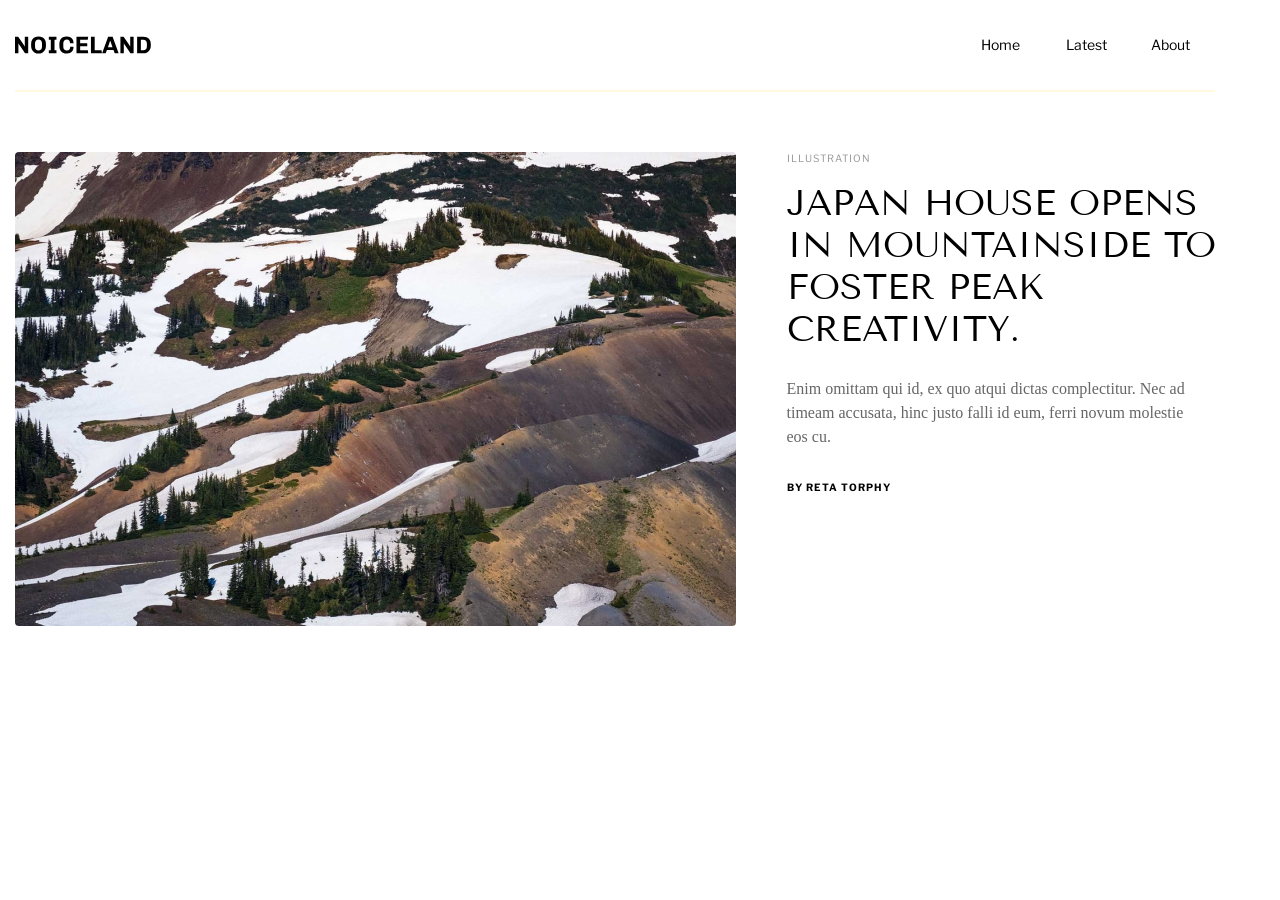
<file: index.html>
<!DOCTYPE html>
<html lang="en">
  <head>
    <meta charset="UTF-8" />
    <meta http-equiv="X-UA-Compatible" content="IE=edge" />
    <meta name="viewport" content="width=device-width, initial-scale=1.0" />
    <title>Noiceland</title>
    <link rel="stylesheet" href="./style.css" />
    <link rel="stylesheet" href="./response.css">
  </head>
  <body>
    <div class="main" id="main">
      <div class="big_navbar">
        <div class="navbar">
          <svg
            xmlns="http://www.w3.org/2000/svg"
            width="135"
            height="17"
            viewBox="0 0 135 17"
            fill="none"
          >
            <mask
              id="mask0_1_10"
              style="mask-type: alpha"
              maskUnits="userSpaceOnUse"
              x="0"
              y="-7"
              width="136"
              height="30"
            >
              <path d="M136 -7H0V23H136V-7Z" fill="white" />
            </mask>
            <g mask="url(#mask0_1_10)">
              <path
                fill-rule="evenodd"
                clip-rule="evenodd"
                d="M4.8 9.12C4.624 8.864 4.384 8.484 4.08 7.98C3.776 7.476 3.576 7.144 3.48 6.984L3.384 7.056V16.704H0V0.24H3.144L8.328 7.872L9.048 9C9.304 9.448 9.504 9.776 9.648 9.984L9.72 9.912V0.24H13.104V16.704H9.96L4.8 9.12ZM30.696 9.648C30.696 11.152 30.368 12.456 29.712 13.56C29.056 14.664 28.172 15.504 27.06 16.08C25.948 16.656 24.712 16.944 23.352 16.944C21.992 16.944 20.756 16.656 19.644 16.08C18.532 15.504 17.648 14.664 16.992 13.56C16.336 12.456 16.008 11.152 16.008 9.648V7.296C16.008 5.79199 16.336 4.48801 16.992 3.384C17.648 2.27999 18.532 1.44 19.644 0.864C20.756 0.287997 21.992 0 23.352 0C24.712 0 25.948 0.287997 27.06 0.864C28.172 1.44 29.056 2.27999 29.712 3.384C30.368 4.48801 30.696 5.79199 30.696 7.296V9.648ZM26.808 6.768C26.808 5.55199 26.488 4.612 25.848 3.948C25.208 3.284 24.376 2.952 23.352 2.952C22.328 2.952 21.496 3.284 20.856 3.948C20.216 4.612 19.896 5.55199 19.896 6.768V10.176C19.896 11.392 20.216 12.332 20.856 12.996C21.496 13.66 22.328 13.992 23.352 13.992C24.376 13.992 25.208 13.66 25.848 12.996C26.488 12.332 26.808 11.392 26.808 10.176V6.768ZM33.576 0.24H41.16V3.192H39.24V13.752H41.16V16.704H33.576V13.752H35.52V3.192H33.576V0.24ZM47.952 10.176C47.952 11.392 48.28 12.332 48.936 12.996C49.592 13.66 50.424 13.992 51.432 13.992C52.568 13.992 53.408 13.684 53.952 13.068C54.496 12.452 54.768 11.504 54.768 10.224H58.152C58.152 11.632 57.868 12.844 57.3 13.86C56.732 14.876 55.952 15.644 54.96 16.164C53.968 16.684 52.848 16.944 51.6 16.944H51.264C49.888 16.944 48.656 16.664 47.568 16.104C46.48 15.544 45.624 14.716 45 13.62C44.376 12.524 44.064 11.2 44.064 9.648V7.296C44.064 5.79199 44.376 4.48801 45 3.384C45.624 2.27999 46.476 1.44 47.556 0.864C48.636 0.287997 49.84 0 51.168 0H51.504C52.784 0 53.924 0.251998 54.924 0.756C55.924 1.26 56.712 2.02 57.288 3.036C57.864 4.05201 58.152 5.29599 58.152 6.768H54.624C54.624 5.51999 54.348 4.572 53.796 3.924C53.244 3.276 52.448 2.952 51.408 2.952C50.4 2.952 49.572 3.284 48.924 3.948C48.276 4.612 47.952 5.55199 47.952 6.768V10.176ZM61.032 16.704V0.24H72.624L72.216 3.192H64.68V6.792H71.712V9.744H64.68V13.752H72.288L72.696 16.704H61.032ZM75.384 16.704V0.24H79.104V13.632H85.872L86.28 16.704H75.384ZM97.776 13.464H91.224L90.072 16.704H86.496L92.472 0.24H96.888L102.864 16.704H98.976L97.776 13.464ZM92.232 10.656H96.792C96.184 8.84799 95.448 6.69601 94.584 4.2H94.464L92.232 10.656ZM109.44 9.12C109.264 8.864 109.024 8.484 108.72 7.98C108.416 7.476 108.216 7.144 108.12 6.984L108.024 7.056V16.704H104.64V0.24H107.784L112.968 7.872L113.688 9C113.944 9.448 114.144 9.776 114.288 9.984L114.36 9.912V0.24H117.744V16.704H114.6L109.44 9.12ZM127.464 0.24C128.824 0.24 130.06 0.527997 131.172 1.104C132.284 1.68 133.168 2.51999 133.824 3.624C134.48 4.728 134.808 6.03199 134.808 7.536V9.408C134.808 10.912 134.48 12.216 133.824 13.32C133.168 14.424 132.284 15.264 131.172 15.84C130.06 16.416 128.824 16.704 127.464 16.704H121.224V0.24H127.464ZM124.944 13.752H127.464C128.488 13.752 129.32 13.42 129.96 12.756C130.6 12.092 130.92 11.152 130.92 9.936V7.008C130.92 5.79199 130.6 4.852 129.96 4.188C129.32 3.524 128.488 3.192 127.464 3.192H124.944V13.752Z"
                fill="black"
              />
            </g>
          </svg>
          <ul>
            <li><a href="#">Home</a></li>
            <li><a href="#">Latest</a></li>
            <li><a href="#">About</a></li>
          </ul>
        </div>
      </div>

      <div class="main_container">
        <img src="./images/IMAGE.jpg" alt="banner" />
        <div class="main_wrapper">
          <div class="main_description">
            <p>Illustration</p>
            <h2>
              Japan House opens in mountainside to foster peak creativity.
            </h2>
            <p class="second_desc">
              Enim omittam qui id, ex quo atqui dictas complectitur. Nec ad
              timeam accusata, hinc justo falli id eum, ferri novum molestie eos
              cu.
            </p>
            <p><span>BY </span><span>Reta Torphy</span></p>
          </div>
        </div>
      </div>
    </div>

    <!-- blogs 1 -->
    <!-- <div class="blogs">
      <div class="blog_container">
        <div class="blog">
          <img src="/images/second-page/IMAGE.jpg" alt="" />
          <div class="blog_body">
            <h5>Photography</h5>
            <h2>
              Helmut Lang celebrates taxi drivers worldwide in latest campaign
            </h2>
            <p><span>BY </span><span>Alessandra Ortiz</span></p>
          </div>
        </div>

        <div class="blog">
          <img src="/images/second-page/IMAGE (1).jpg" alt="" />
          <div class="blog_body">
            <h5>Photography</h5>
            <h2>
              Bowlcut launch a new summer collection that pays homage to “UK
              legends”
            </h2>
            <p><span>BY </span><span>Rosanna Ondricka</span></p>
          </div>
        </div>

        <div class="blog">
          <img src="/images/second-page/IMAGE (2).jpg" alt="" />
          <div class="blog_body">
            <h5>Photography</h5>
            <h2>
              Thousands of previously unseen photographs by Andy Warhol will be
              made public this Autumn
            </h2>
            <p><span>BY </span><span>Annie Lueilwitz</span></p>
          </div>
        </div>

        <div class="blog">
          <img src="/images/second-page/IMAGE (3).jpg" alt="" />
          <div class="blog_body">
            <h5>Interactive Design</h5>
            <h2>London-based Yinka Ilori’s storytelling furniture</h2>
            <p><span>BY </span><span>Annie Lueilwitz</span></p>
          </div>
        </div>

        <div class="blog">
          <img src="/images/second-page/IMAGE (4).jpg" alt="" />
          <div class="blog_body">
            <h5>Graphic Design</h5>
            <h2>
              Anonymous Israeli art collective Broken Fingaz direct music video
              for U2 and Beck
            </h2>
            <p><span>BY </span><span>Simeon Brekke</span></p>
          </div>
        </div>

        <div class="blog">
          <img src="/images/second-page/IMAGE (5).jpg" alt="" />
          <div class="blog_body">
            <h5>Architecture</h5>
            <h2>
              Suzanne Saroff’s meticulously arranged photographs alter
              perceptions
            </h2>
            <p><span>BY </span><span>Reta Torphy</span></p>
          </div>
        </div>
      </div>
    </div>
    <!-- blogs 2 -->
    <!-- <div class="blogs2">
      <div class="blog_container2">
        <div class="blogs_all">
          <div class="blog2">
            <img src="/images/third-page/IMAGE.jpg" alt="" />
            <div class="blog_body2">
              <h5>Illustration</h5>
              <h2>
                Japan House opens in mountainside to foster peak creativity.
              </h2>
              <p><span>BY </span><span>Alessandra Ortiz</span></p>
            </div>
          </div>

          <div class="blog2">
            <img src="/images/third-page/IMAGE (1).jpg" alt="" />
            <div class="blog_body2">
              <h5>Photography</h5>
              <h2>
                Helmut Lang celebrates taxi drivers worldwide in latest campaign
              </h2>
              <p><span>BY </span><span>Rosanna Ondricka</span></p>
            </div>
          </div>

          <div class="blog2">
            <img src="/images/third-page/IMAGE (2).jpg" alt="" />
            <div class="blog_body2">
              <h5>Photography</h5>
              <h2>
                Bowlcut launch a new summer collection that pays homage to “UK
                legends”
              </h2>
              <p><span>BY </span><span>Annie Lueilwitz</span></p>
            </div>
          </div>

          <div class="blog2">
            <img src="/images/third-page/IMAGE (3).jpg" alt="" />
            <div class="blog_body2">
              <h5>Photography</h5>
              <h2>
                Thousands of previously unseen photographs by Andy Warhol will
                be made public this Autumn
              </h2>
              <p><span>BY </span><span>Annie Lueilwitz</span></p>
            </div>
          </div>

          <div class="blog2">
            <img src="/images/third-page/IMAGE (4).jpg" alt="" />
            <div class="blog_body2">
              <h5>Interactive Design</h5>
              <h2>London-based Yinka Ilori’s storytelling furniture</h2>
              <p><span>BY </span><span>Simeon Brekke</span></p>
            </div>
          </div>

          <div class="blog2">
            <img src="/images/third-page/IMAGE (5).jpg" alt="" />
            <div class="blog_body2">
              <h5>Graphic Design</h5>
              <h2>
                Anonymous Israeli art collective Broken Fingaz direct music
                video for U2 and Beck
              </h2>
              <p><span>BY </span><span>Reta Torphy</span></p>
            </div>
          </div>

          <div class="blog2">
            <img src="/images/third-page/IMAGE (6).jpg" alt="" />
            <div class="blog_body2">
              <h5>Architecture</h5>
              <h2>
                Suzanne Saroff’s meticulously arranged photographs alter
                perceptions
              </h2>
              <p><span>BY </span><span>Reta Torphy</span></p>
            </div>
          </div>

          <div class="blog2">
            <img src="/images/third-page/IMAGE (7).jpg" alt="" />
            <div class="blog_body2">
              <h5>Graphic Design</h5>
              <h2>
                Anu Ambasna’s playful illustrations celebrate club culture,
                brown bodies and perfect paunches
              </h2>
              <p><span>BY </span><span>Reta Torphy</span></p>
            </div>
          </div>
          <button class="btn_blog">view all latest posts</button>
        </div>
      </div>
    </div> -->
    <!-- big blogs -->
    <!-- <div class="big_blogs">
      <div class="big_blog_container">
        <div class="big_blog">
          <img src="./images/big_blogs/IMAGE.jpg" alt="image" />
          <div class="big_blog_data">
            <p>Graphic Design</p>
            <h2>A Brief History of the FIFA World Cup Logo</h2>
            <p><span>BY </span><span>Clem Onojeghuo</span></p>
          </div>
        </div>
        <div class="big_blog">
          <img src="./images/big_blogs/IMAGE (1).jpg" alt="image" />
          <div class="big_blog_data">
            <p>Graphic Design</p>
            <h2>A Brief History of the FIFA World Cup Logo</h2>
            <p><span>BY </span><span>Clem Onojeghuo</span></p>
          </div>
        </div>
        <div class="big_blog">
          <img src="./images/big_blogs/IMAGE (2).jpg" alt="image" />
          <div class="big_blog_data">
            <p>Graphic Design</p>
            <h2>A Brief History of the FIFA World Cup Logo</h2>
            <p><span>BY </span><span>Clem Onojeghuo</span></p>
          </div>
        </div>
        <div class="big_blog">
          <img src="./images/big_blogs/IMAGE (3).jpg" alt="image" />
          <div class="big_blog_data">
            <p>Graphic Design</p>
            <h2>A Brief History of the FIFA World Cup Logo</h2>
            <p><span>BY </span><span>Clem Onojeghuo</span></p>
          </div>
        </div>
      </div>
    </div> -->
    <!-- footer -->
    <!-- <footer>
      <div class="footer_container">
        <div class="head">
          <svg
            xmlns="http://www.w3.org/2000/svg"
            width="135"
            height="17"
            viewBox="0 0 135 17"
            fill="none"
          >
            <g clip-path="url(#clip0_1_189)">
              <path
                d="M4.80677 9.15228C4.63319 8.89805 4.39285 8.52339 4.08575 8.02831L3.4849 7.02477L3.38476 7.09502V16.7591H0V0.240827H3.14443L8.34174 7.89785L9.01268 9.03185C9.26638 9.4801 9.46666 9.81462 9.61353 10.0354L9.68363 9.96515V0.240827H13.1185V16.7591H10.0141L4.80677 9.15228ZM30.7433 9.68415C30.7725 11.0591 30.4262 12.4159 29.7419 13.608C29.1157 14.6871 28.195 15.5644 27.0881 16.1369C25.9325 16.7079 24.6613 17.0048 23.3729 17.0048C22.0845 17.0048 20.8133 16.7079 19.6577 16.1369C18.5582 15.5614 17.6447 14.6843 17.024 13.608C16.3396 12.4159 15.9933 11.0591 16.0226 9.68415V7.32583C15.9933 5.95088 16.3396 4.59406 17.024 3.40198C17.6459 2.32063 18.5631 1.43977 19.6677 0.863023C20.8233 0.292073 22.0945 -0.00488281 23.3829 -0.00488281C24.6713 -0.00488281 25.9425 0.292073 27.0981 0.863023C28.205 1.43551 29.1257 2.3129 29.7519 3.39195C30.4362 4.58402 30.7825 5.94084 30.7533 7.3158V9.68415H30.7433ZM26.8478 6.79395C26.875 6.2794 26.8005 5.76454 26.6287 5.27889C26.4568 4.79325 26.191 4.3464 25.8464 3.96397C25.5225 3.63024 25.1323 3.36844 24.701 3.19556C24.2698 3.02268 23.807 2.94257 23.3429 2.96043C22.8787 2.94257 22.416 3.02268 21.9847 3.19556C21.5534 3.36844 21.1632 3.63024 20.8393 3.96397C20.4947 4.3464 20.2289 4.79325 20.057 5.27889C19.8852 5.76454 19.8107 6.2794 19.8379 6.79395V10.216C19.8107 10.7306 19.8852 11.2455 20.057 11.7311C20.2289 12.2167 20.4947 12.6636 20.8393 13.046C21.1632 13.3797 21.5534 13.6415 21.9847 13.8144C22.416 13.9873 22.8787 14.0674 23.3429 14.0496C23.807 14.0674 24.2698 13.9873 24.701 13.8144C25.1323 13.6415 25.5225 13.3797 25.8464 13.046C26.191 12.6636 26.4568 12.2167 26.6287 11.7311C26.8005 11.2455 26.875 10.7306 26.8478 10.216V6.79395ZM33.6273 0.240827H41.218V3.25145H39.2953V13.7987H41.218V16.8093H33.6273V13.7987H35.5701V3.20128H33.6273V0.190649V0.240827ZM48.0676 10.216C48.0371 10.7309 48.11 11.2467 48.282 11.7328C48.454 12.2189 48.7217 12.6655 49.0691 13.046C49.3948 13.3772 49.7853 13.6374 50.2161 13.8101C50.647 13.9828 51.1088 14.0643 51.5726 14.0496C52.0324 14.0843 52.4942 14.0188 52.9264 13.8577C53.3585 13.6966 53.7507 13.4437 54.0761 13.1163C54.6846 12.2969 54.9763 11.2845 54.8973 10.2662H58.282C58.3176 11.537 58.0244 12.7955 57.4308 13.9191C56.891 14.9019 56.0719 15.7018 55.0775 16.2172C54.0368 16.7502 52.8814 17.019 51.7128 17H51.3322C50.0476 17.0208 48.7768 16.7317 47.627 16.157C46.5457 15.5997 45.6536 14.7336 45.0634 13.6682C44.4023 12.4366 44.0775 11.0518 44.1221 9.65405V7.32583C44.0874 5.95463 44.412 4.59827 45.0634 3.39195C45.655 2.31752 46.5457 1.43882 47.627 0.863023C48.7416 0.278416 49.9842 -0.0182263 51.2421 -2.34679e-05H51.5726C52.7583 -0.0203084 53.9319 0.241052 54.9974 0.762668C55.9953 1.2569 56.8221 2.04003 57.3707 3.0106C57.9778 4.16204 58.2747 5.45225 58.232 6.75381H54.697C54.7668 5.73498 54.4722 4.72454 53.8658 3.90375C53.5671 3.56789 53.197 3.3034 52.7828 3.12973C52.3686 2.95606 51.9209 2.87763 51.4724 2.90021C51.0117 2.8858 50.553 2.96758 50.1254 3.14034C49.6979 3.3131 49.3109 3.57308 48.9889 3.90375C48.643 4.28525 48.3762 4.73197 48.2043 5.21784C48.0324 5.70372 47.9587 6.21903 47.9875 6.73374V10.1558L48.0676 10.216ZM61.086 16.7591V0.240827H72.7224L72.3118 3.25145H64.7712V6.8642H71.781V9.87483H64.7712V13.889H72.3919L72.8025 16.8996H61.086V16.7591ZM75.4562 16.7591V0.240827H79.2115V13.6783H85.991L86.4016 16.7591H75.4862H75.4562ZM97.8778 13.5076H91.3486L90.1969 16.7591H86.6219L92.6304 0.240827H97.0566L103.065 16.7591H99.1395L97.8778 13.5076ZM92.3299 10.6877H96.8964C96.3089 8.87463 95.5812 6.71702 94.7133 4.21485H94.5931L92.3299 10.6877ZM109.564 9.14224C109.391 8.88801 109.15 8.50667 108.843 7.99821L108.242 6.99466L108.142 7.06491V16.7591H104.757V0.240827H107.902L113.159 7.89785L113.85 9.03185C114.104 9.4801 114.304 9.81462 114.451 10.0354L114.521 9.96515V0.240827H117.906V16.7591H114.762L109.564 9.14224ZM127.59 0.230791C128.88 0.212176 130.155 0.508378 131.305 1.09384C132.412 1.66633 133.332 2.54371 133.959 3.62276C134.643 4.81484 134.989 6.17165 134.96 7.54661V9.44331C134.989 10.8183 134.643 12.1751 133.959 13.3672C133.332 14.4462 132.412 15.3236 131.305 15.8961C130.155 16.4815 128.88 16.7777 127.59 16.7591H121.341V0.240827H127.59V0.230791ZM125.066 13.7886H127.59C128.054 13.8065 128.516 13.7264 128.948 13.5535C129.379 13.3806 129.769 13.1188 130.093 12.7851C130.438 12.4027 130.704 11.9558 130.875 11.4702C131.047 10.9845 131.122 10.4697 131.095 9.95511V7.02477C131.122 6.51022 131.047 5.99535 130.875 5.50971C130.704 5.02407 130.438 4.57721 130.093 4.19478C129.769 3.86105 129.379 3.59926 128.948 3.42638C128.516 3.25349 128.054 3.17338 127.59 3.19124H125.066V13.7987V13.7886Z"
                fill="white"
              />
            </g>
            <defs>
              <clipPath id="clip0_1_189">
                <rect width="135" height="17" fill="white" />
              </clipPath>
            </defs>
          </svg>
          <p>© 2018 Noiceland™, all rights reserved</p>
        </div>
        <hr />
        <div class="bottom_data">
          <div class="footer_submit">
            <div class="categories">
              <p>Caregories</p>
              <div class="second_column">
                <ul>
                  <li>
                    <a href="#">Animation</a>
                  </li>
                  <li>
                    <a href="#">Architecture</a>
                  </li>
                  <li>
                    <a href="#">Graphic Design</a>
                  </li>
                  <li>
                    <a href="#">Illustration</a>
                  </li>
                  <li>
                    <a href="#">Interactive Design</a>
                  </li>
                  <li>
                    <a href="#">Miscellaneous</a>
                  </li>
                  <li>
                    <a href="#">Photography</a>
                  </li>
                  <li>
                    <a href="#">Product Design</a>
                  </li>
                </ul>
              </div>
            </div>
            <div class="subs">
              <p>Subscribe to newsletter</p>
              <form>
                <input type="text" placeholder="Email address" />
                <button type="submit">send</button>
              </form>
            </div>
          </div>

          <div class="information">
            <div class="table_div">
              <table>
                <thead>
                  <tr>
                    <th><p>Information</p></th>
                    <th><p>follow us</p></th>
                    <th><p>Template</p></th>
                  </tr>
                </thead>
                <tbody>
                  <tr>
                    <td>about</td>
                    <td>instagram</td>
                    <td>Image License Info</td>
                  </tr>
                  <tr>
                    <td>contact</td>
                    <td>facebook</td>
                    <td>Powered by Webflow</td>
                  </tr>
                  <tr>
                    <td>terms</td>
                    <td>twitter</td>
                    <td></td>
                  </tr>
                </tbody>
              </table>
            </div>
          </div>
        </div>
      </div>
    </footer> -->
    <script>
      window.addEventListener("scroll", function () {
        let navbar = document.querySelector(".navbar");
        navbar.classList.toggle("opacity", window.scrollY > 15);
      });
    </script>
  </body>
</html>
</file>
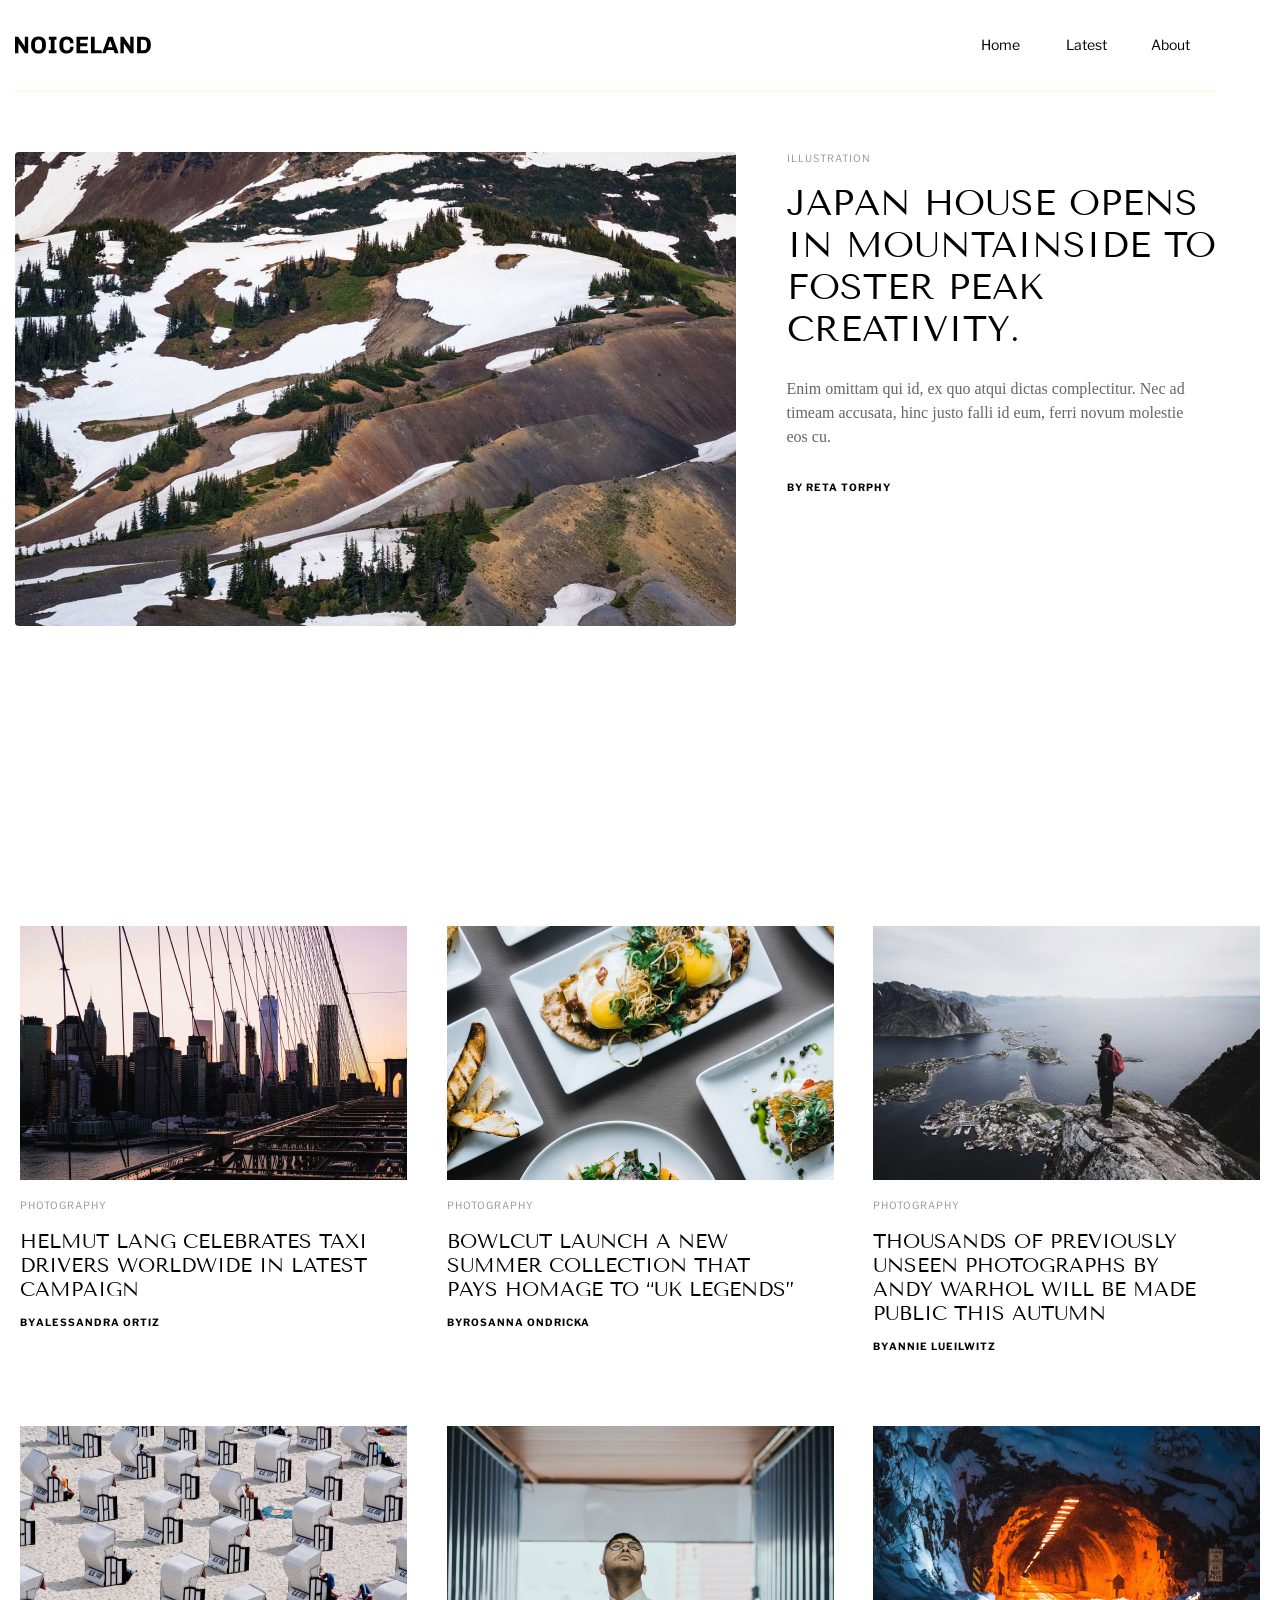
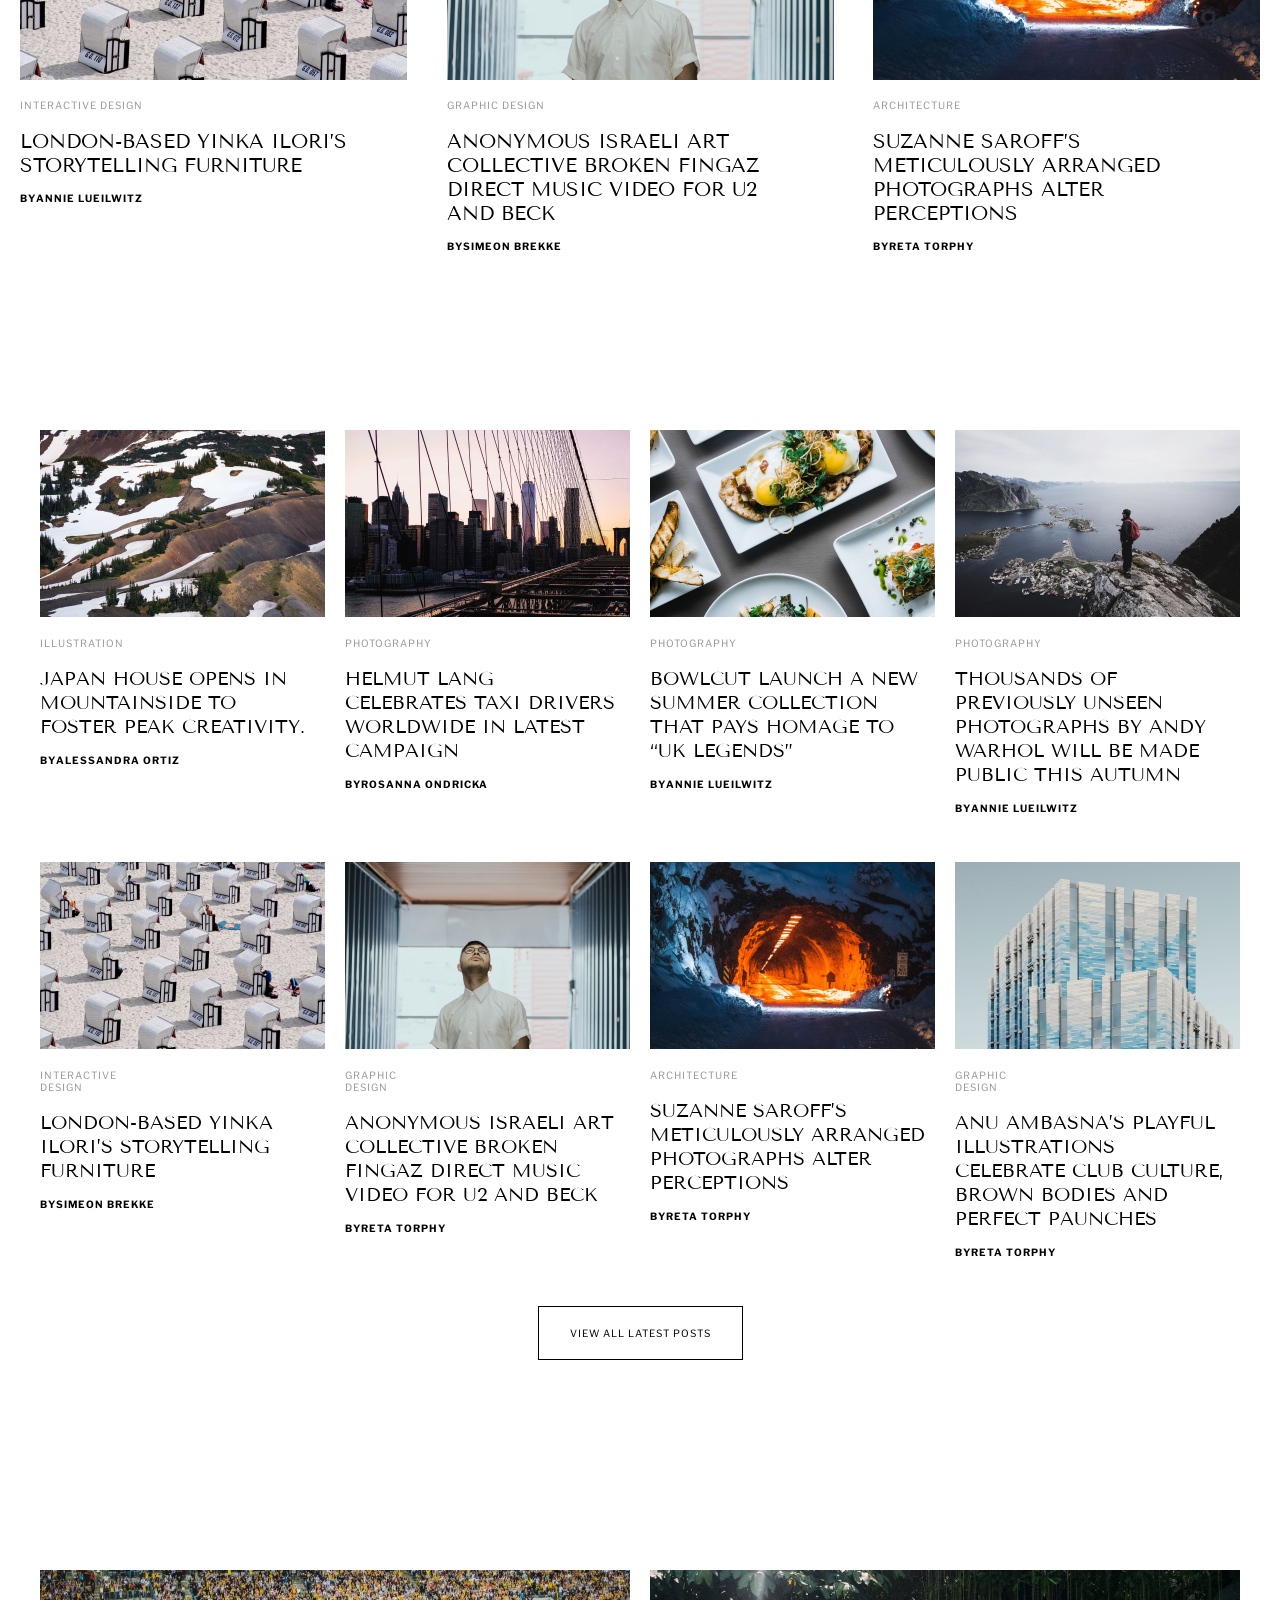
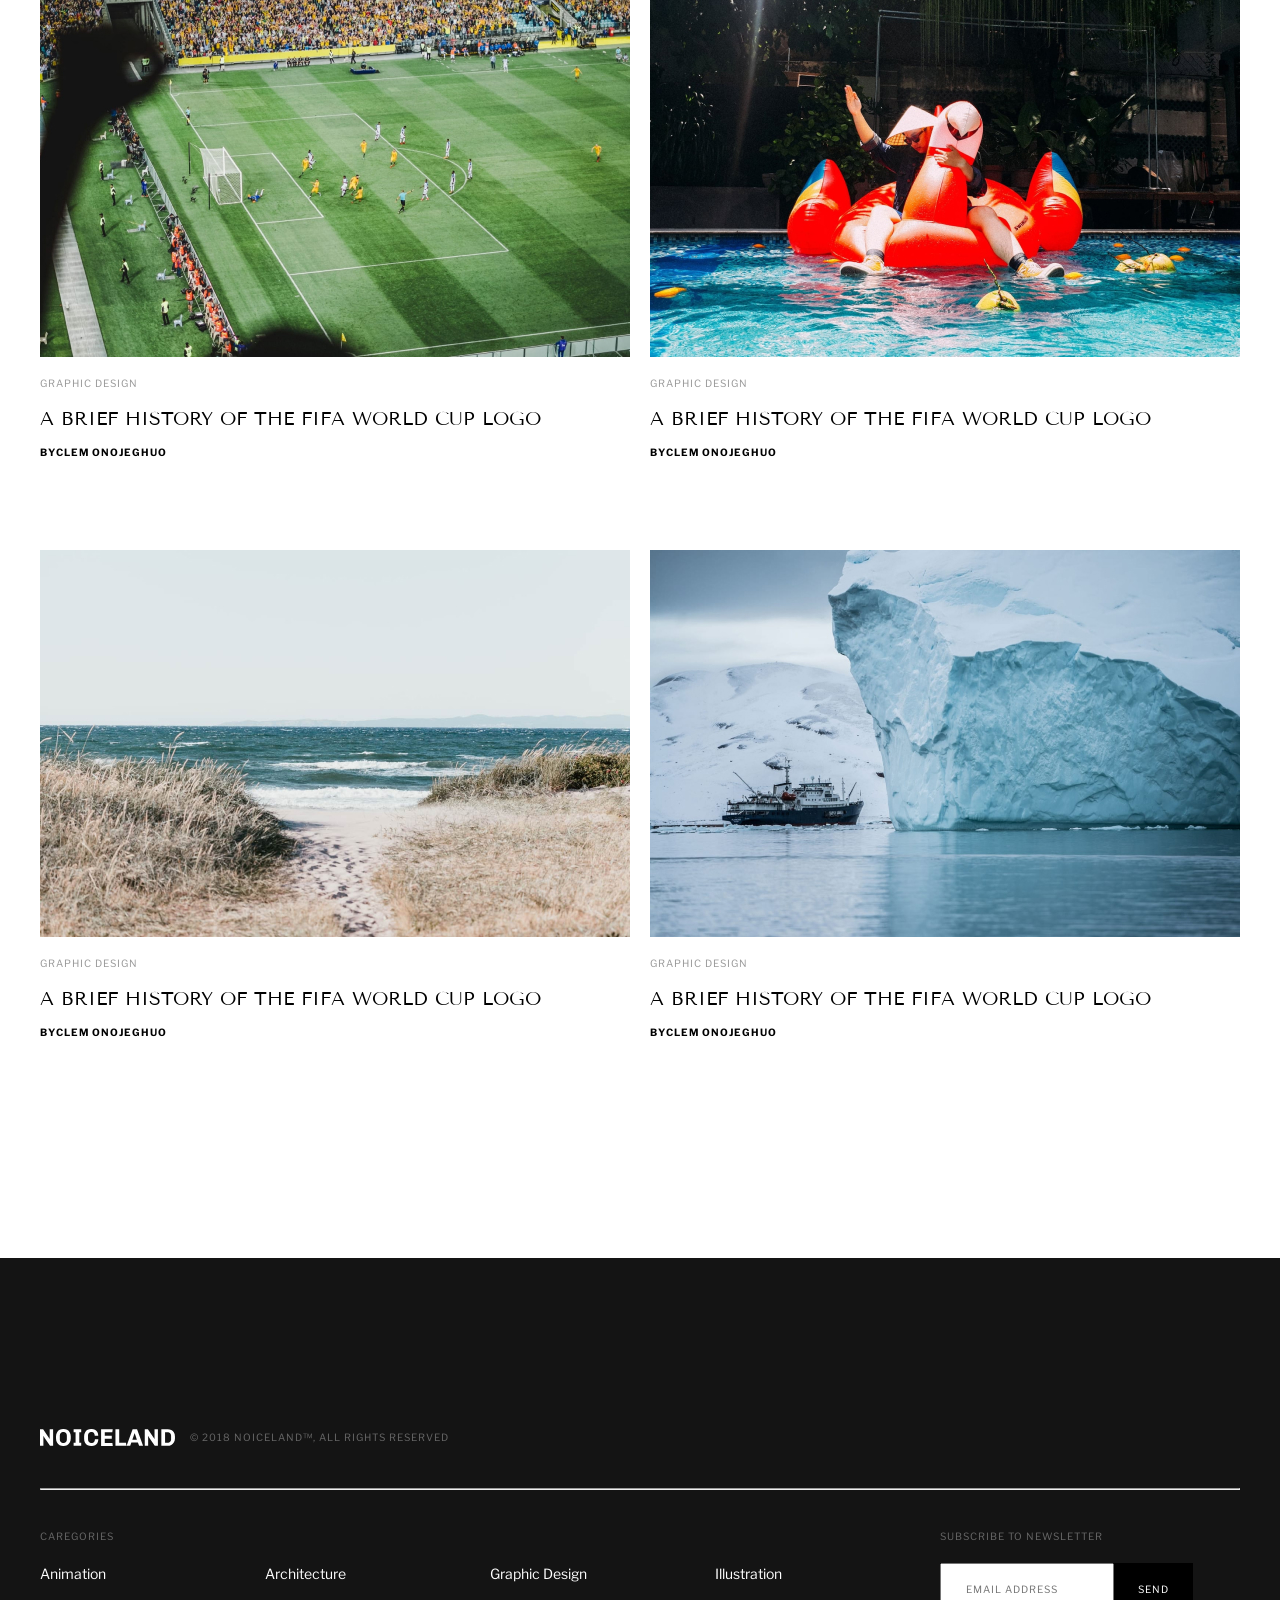
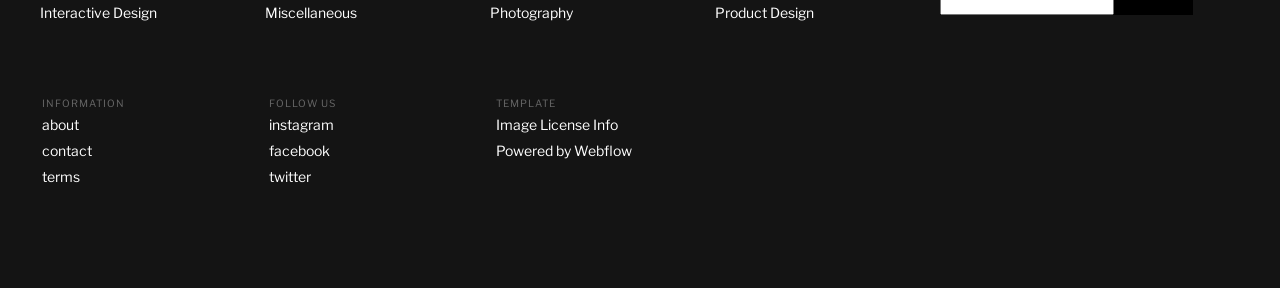
<file: undex.html>
<!DOCTYPE html>
<html lang="en">
  <head>
    <meta charset="UTF-8" />
    <meta http-equiv="X-UA-Compatible" content="IE=edge" />
    <meta name="viewport" content="width=device-width, initial-scale=1.0" />
    <title>Noiceland</title>
    <link rel="stylesheet" href="./style.css" />
  </head>
  <body>
    <div class="main" id="main">
      <div class="big_navbar">
        <div class="navbar">
          <svg
            xmlns="http://www.w3.org/2000/svg"
            width="135"
            height="17"
            viewBox="0 0 135 17"
            fill="none"
          >
            <mask
              id="mask0_1_10"
              style="mask-type: alpha"
              maskUnits="userSpaceOnUse"
              x="0"
              y="-7"
              width="136"
              height="30"
            >
              <path d="M136 -7H0V23H136V-7Z" fill="white" />
            </mask>
            <g mask="url(#mask0_1_10)">
              <path
                fill-rule="evenodd"
                clip-rule="evenodd"
                d="M4.8 9.12C4.624 8.864 4.384 8.484 4.08 7.98C3.776 7.476 3.576 7.144 3.48 6.984L3.384 7.056V16.704H0V0.24H3.144L8.328 7.872L9.048 9C9.304 9.448 9.504 9.776 9.648 9.984L9.72 9.912V0.24H13.104V16.704H9.96L4.8 9.12ZM30.696 9.648C30.696 11.152 30.368 12.456 29.712 13.56C29.056 14.664 28.172 15.504 27.06 16.08C25.948 16.656 24.712 16.944 23.352 16.944C21.992 16.944 20.756 16.656 19.644 16.08C18.532 15.504 17.648 14.664 16.992 13.56C16.336 12.456 16.008 11.152 16.008 9.648V7.296C16.008 5.79199 16.336 4.48801 16.992 3.384C17.648 2.27999 18.532 1.44 19.644 0.864C20.756 0.287997 21.992 0 23.352 0C24.712 0 25.948 0.287997 27.06 0.864C28.172 1.44 29.056 2.27999 29.712 3.384C30.368 4.48801 30.696 5.79199 30.696 7.296V9.648ZM26.808 6.768C26.808 5.55199 26.488 4.612 25.848 3.948C25.208 3.284 24.376 2.952 23.352 2.952C22.328 2.952 21.496 3.284 20.856 3.948C20.216 4.612 19.896 5.55199 19.896 6.768V10.176C19.896 11.392 20.216 12.332 20.856 12.996C21.496 13.66 22.328 13.992 23.352 13.992C24.376 13.992 25.208 13.66 25.848 12.996C26.488 12.332 26.808 11.392 26.808 10.176V6.768ZM33.576 0.24H41.16V3.192H39.24V13.752H41.16V16.704H33.576V13.752H35.52V3.192H33.576V0.24ZM47.952 10.176C47.952 11.392 48.28 12.332 48.936 12.996C49.592 13.66 50.424 13.992 51.432 13.992C52.568 13.992 53.408 13.684 53.952 13.068C54.496 12.452 54.768 11.504 54.768 10.224H58.152C58.152 11.632 57.868 12.844 57.3 13.86C56.732 14.876 55.952 15.644 54.96 16.164C53.968 16.684 52.848 16.944 51.6 16.944H51.264C49.888 16.944 48.656 16.664 47.568 16.104C46.48 15.544 45.624 14.716 45 13.62C44.376 12.524 44.064 11.2 44.064 9.648V7.296C44.064 5.79199 44.376 4.48801 45 3.384C45.624 2.27999 46.476 1.44 47.556 0.864C48.636 0.287997 49.84 0 51.168 0H51.504C52.784 0 53.924 0.251998 54.924 0.756C55.924 1.26 56.712 2.02 57.288 3.036C57.864 4.05201 58.152 5.29599 58.152 6.768H54.624C54.624 5.51999 54.348 4.572 53.796 3.924C53.244 3.276 52.448 2.952 51.408 2.952C50.4 2.952 49.572 3.284 48.924 3.948C48.276 4.612 47.952 5.55199 47.952 6.768V10.176ZM61.032 16.704V0.24H72.624L72.216 3.192H64.68V6.792H71.712V9.744H64.68V13.752H72.288L72.696 16.704H61.032ZM75.384 16.704V0.24H79.104V13.632H85.872L86.28 16.704H75.384ZM97.776 13.464H91.224L90.072 16.704H86.496L92.472 0.24H96.888L102.864 16.704H98.976L97.776 13.464ZM92.232 10.656H96.792C96.184 8.84799 95.448 6.69601 94.584 4.2H94.464L92.232 10.656ZM109.44 9.12C109.264 8.864 109.024 8.484 108.72 7.98C108.416 7.476 108.216 7.144 108.12 6.984L108.024 7.056V16.704H104.64V0.24H107.784L112.968 7.872L113.688 9C113.944 9.448 114.144 9.776 114.288 9.984L114.36 9.912V0.24H117.744V16.704H114.6L109.44 9.12ZM127.464 0.24C128.824 0.24 130.06 0.527997 131.172 1.104C132.284 1.68 133.168 2.51999 133.824 3.624C134.48 4.728 134.808 6.03199 134.808 7.536V9.408C134.808 10.912 134.48 12.216 133.824 13.32C133.168 14.424 132.284 15.264 131.172 15.84C130.06 16.416 128.824 16.704 127.464 16.704H121.224V0.24H127.464ZM124.944 13.752H127.464C128.488 13.752 129.32 13.42 129.96 12.756C130.6 12.092 130.92 11.152 130.92 9.936V7.008C130.92 5.79199 130.6 4.852 129.96 4.188C129.32 3.524 128.488 3.192 127.464 3.192H124.944V13.752Z"
                fill="black"
              />
            </g>
          </svg>
          <ul>
            <li><a href="#">Home</a></li>
            <li><a href="#">Latest</a></li>
            <li><a href="#">About</a></li>
          </ul>
        </div>
      </div>
      <div class="main_container">
        <img src="./images/IMAGE.jpg" alt="banner" />
        <div class="main_wrapper">
          <div class="main_description">
            <p>Illustration</p>
            <h2>
              Japan House opens in mountainside to foster peak creativity.
            </h2>
            <p class="second_desc">
              Enim omittam qui id, ex quo atqui dictas complectitur. Nec ad
              timeam accusata, hinc justo falli id eum, ferri novum molestie eos
              cu.
            </p>
            <p><span>BY </span><span>Reta Torphy</span></p>
          </div>
        </div>
      </div>
    </div>

    <!-- blogs 1 -->

    <div class="blogs">
      <div class="blog_container">
        <div class="blog">
          <img src="/images/second-page/IMAGE.jpg" alt="" />
          <div class="blog_body">
            <h5>Photography</h5>
            <h2>
              Helmut Lang celebrates taxi drivers worldwide in latest campaign
            </h2>
            <p><span>BY </span><span>Alessandra Ortiz</span></p>
          </div>
        </div>

        <div class="blog">
          <img src="/images/second-page/IMAGE (1).jpg" alt="" />
          <div class="blog_body">
            <h5>Photography</h5>
            <h2>
              Bowlcut launch a new summer collection that pays homage to “UK
              legends”
            </h2>
            <p><span>BY </span><span>Rosanna Ondricka</span></p>
          </div>
        </div>

        <div class="blog">
          <img src="/images/second-page/IMAGE (2).jpg" alt="" />
          <div class="blog_body">
            <h5>Photography</h5>
            <h2>
              Thousands of previously unseen photographs by Andy Warhol will be
              made public this Autumn
            </h2>
            <p><span>BY </span><span>Annie Lueilwitz</span></p>
          </div>
        </div>

        <div class="blog">
          <img src="/images/second-page/IMAGE (3).jpg" alt="" />
          <div class="blog_body">
            <h5>Interactive Design</h5>
            <h2>London-based Yinka Ilori’s storytelling furniture</h2>
            <p><span>BY </span><span>Annie Lueilwitz</span></p>
          </div>
        </div>

        <div class="blog">
          <img src="/images/second-page/IMAGE (4).jpg" alt="" />
          <div class="blog_body">
            <h5>Graphic Design</h5>
            <h2>
              Anonymous Israeli art collective Broken Fingaz direct music video
              for U2 and Beck
            </h2>
            <p><span>BY </span><span>Simeon Brekke</span></p>
          </div>
        </div>

        <div class="blog">
          <img src="/images/second-page/IMAGE (5).jpg" alt="" />
          <div class="blog_body">
            <h5>Architecture</h5>
            <h2>
              Suzanne Saroff’s meticulously arranged photographs alter
              perceptions
            </h2>
            <p><span>BY </span><span>Reta Torphy</span></p>
          </div>
        </div>
      </div>
    </div>

    <!-- blogs 2 -->
    <div class="blogs2">
      <div class="blog_container2">
        <div class="blogs_all">
          <div class="blog2">
            <img src="/images/third-page/IMAGE.jpg" alt="" />
            <div class="blog_body2">
              <h5>Illustration</h5>
              <h2>
                Japan House opens in mountainside to foster peak creativity.
              </h2>
              <p><span>BY </span><span>Alessandra Ortiz</span></p>
            </div>
          </div>

          <div class="blog2">
            <img src="/images/third-page/IMAGE (1).jpg" alt="" />
            <div class="blog_body2">
              <h5>Photography</h5>
              <h2>
                Helmut Lang celebrates taxi drivers worldwide in latest campaign
              </h2>
              <p><span>BY </span><span>Rosanna Ondricka</span></p>
            </div>
          </div>

          <div class="blog2">
            <img src="/images/third-page/IMAGE (2).jpg" alt="" />
            <div class="blog_body2">
              <h5>Photography</h5>
              <h2>
                Bowlcut launch a new summer collection that pays homage to “UK
                legends”
              </h2>
              <p><span>BY </span><span>Annie Lueilwitz</span></p>
            </div>
          </div>

          <div class="blog2">
            <img src="/images/third-page/IMAGE (3).jpg" alt="" />
            <div class="blog_body2">
              <h5>Photography</h5>
              <h2>
                Thousands of previously unseen photographs by Andy Warhol will
                be made public this Autumn
              </h2>
              <p><span>BY </span><span>Annie Lueilwitz</span></p>
            </div>
          </div>

          <div class="blog2">
            <img src="/images/third-page/IMAGE (4).jpg" alt="" />
            <div class="blog_body2">
              <h5>Interactive Design</h5>
              <h2>London-based Yinka Ilori’s storytelling furniture</h2>
              <p><span>BY </span><span>Simeon Brekke</span></p>
            </div>
          </div>

          <div class="blog2">
            <img src="/images/third-page/IMAGE (5).jpg" alt="" />
            <div class="blog_body2">
              <h5>Graphic Design</h5>
              <h2>
                Anonymous Israeli art collective Broken Fingaz direct music
                video for U2 and Beck
              </h2>
              <p><span>BY </span><span>Reta Torphy</span></p>
            </div>
          </div>

          <div class="blog2">
            <img src="/images/third-page/IMAGE (6).jpg" alt="" />
            <div class="blog_body2">
              <h5>Architecture</h5>
              <h2>
                Suzanne Saroff’s meticulously arranged photographs alter
                perceptions
              </h2>
              <p><span>BY </span><span>Reta Torphy</span></p>
            </div>
          </div>

          <div class="blog2">
            <img src="/images/third-page/IMAGE (7).jpg" alt="" />
            <div class="blog_body2">
              <h5>Graphic Design</h5>
              <h2>
                Anu Ambasna’s playful illustrations celebrate club culture,
                brown bodies and perfect paunches
              </h2>
              <p><span>BY </span><span>Reta Torphy</span></p>
            </div>
          </div>
          <button class="btn_blog">view all latest posts</button>
        </div>
      </div>
    </div>

    <div class="big_blogs">
      <div class="big_blog_container">
        <div class="big_blog">
          <img src="./images/big_blogs/IMAGE.jpg" alt="image" />
          <div class="big_blog_data">
            <p>Graphic Design</p>
            <h2>A Brief History of the FIFA World Cup Logo</h2>
            <p><span>BY </span><span>Clem Onojeghuo</span></p>
          </div>
        </div>
        <div class="big_blog">
          <img src="./images/big_blogs/IMAGE (1).jpg" alt="image" />
          <div class="big_blog_data">
            <p>Graphic Design</p>
            <h2>A Brief History of the FIFA World Cup Logo</h2>
            <p><span>BY </span><span>Clem Onojeghuo</span></p>
          </div>
        </div>
        <div class="big_blog">
          <img src="./images/big_blogs/IMAGE (2).jpg" alt="image" />
          <div class="big_blog_data">
            <p>Graphic Design</p>
            <h2>A Brief History of the FIFA World Cup Logo</h2>
            <p><span>BY </span><span>Clem Onojeghuo</span></p>
          </div>
        </div>
        <div class="big_blog">
          <img src="./images/big_blogs/IMAGE (3).jpg" alt="image" />
          <div class="big_blog_data">
            <p>Graphic Design</p>
            <h2>A Brief History of the FIFA World Cup Logo</h2>
            <p><span>BY </span><span>Clem Onojeghuo</span></p>
          </div>
        </div>
      </div>
    </div>

    <footer>
      <div class="footer_container">
        <div class="head">
          <svg
            xmlns="http://www.w3.org/2000/svg"
            width="135"
            height="17"
            viewBox="0 0 135 17"
            fill="none"
          >
            <g clip-path="url(#clip0_1_189)">
              <path
                d="M4.80677 9.15228C4.63319 8.89805 4.39285 8.52339 4.08575 8.02831L3.4849 7.02477L3.38476 7.09502V16.7591H0V0.240827H3.14443L8.34174 7.89785L9.01268 9.03185C9.26638 9.4801 9.46666 9.81462 9.61353 10.0354L9.68363 9.96515V0.240827H13.1185V16.7591H10.0141L4.80677 9.15228ZM30.7433 9.68415C30.7725 11.0591 30.4262 12.4159 29.7419 13.608C29.1157 14.6871 28.195 15.5644 27.0881 16.1369C25.9325 16.7079 24.6613 17.0048 23.3729 17.0048C22.0845 17.0048 20.8133 16.7079 19.6577 16.1369C18.5582 15.5614 17.6447 14.6843 17.024 13.608C16.3396 12.4159 15.9933 11.0591 16.0226 9.68415V7.32583C15.9933 5.95088 16.3396 4.59406 17.024 3.40198C17.6459 2.32063 18.5631 1.43977 19.6677 0.863023C20.8233 0.292073 22.0945 -0.00488281 23.3829 -0.00488281C24.6713 -0.00488281 25.9425 0.292073 27.0981 0.863023C28.205 1.43551 29.1257 2.3129 29.7519 3.39195C30.4362 4.58402 30.7825 5.94084 30.7533 7.3158V9.68415H30.7433ZM26.8478 6.79395C26.875 6.2794 26.8005 5.76454 26.6287 5.27889C26.4568 4.79325 26.191 4.3464 25.8464 3.96397C25.5225 3.63024 25.1323 3.36844 24.701 3.19556C24.2698 3.02268 23.807 2.94257 23.3429 2.96043C22.8787 2.94257 22.416 3.02268 21.9847 3.19556C21.5534 3.36844 21.1632 3.63024 20.8393 3.96397C20.4947 4.3464 20.2289 4.79325 20.057 5.27889C19.8852 5.76454 19.8107 6.2794 19.8379 6.79395V10.216C19.8107 10.7306 19.8852 11.2455 20.057 11.7311C20.2289 12.2167 20.4947 12.6636 20.8393 13.046C21.1632 13.3797 21.5534 13.6415 21.9847 13.8144C22.416 13.9873 22.8787 14.0674 23.3429 14.0496C23.807 14.0674 24.2698 13.9873 24.701 13.8144C25.1323 13.6415 25.5225 13.3797 25.8464 13.046C26.191 12.6636 26.4568 12.2167 26.6287 11.7311C26.8005 11.2455 26.875 10.7306 26.8478 10.216V6.79395ZM33.6273 0.240827H41.218V3.25145H39.2953V13.7987H41.218V16.8093H33.6273V13.7987H35.5701V3.20128H33.6273V0.190649V0.240827ZM48.0676 10.216C48.0371 10.7309 48.11 11.2467 48.282 11.7328C48.454 12.2189 48.7217 12.6655 49.0691 13.046C49.3948 13.3772 49.7853 13.6374 50.2161 13.8101C50.647 13.9828 51.1088 14.0643 51.5726 14.0496C52.0324 14.0843 52.4942 14.0188 52.9264 13.8577C53.3585 13.6966 53.7507 13.4437 54.0761 13.1163C54.6846 12.2969 54.9763 11.2845 54.8973 10.2662H58.282C58.3176 11.537 58.0244 12.7955 57.4308 13.9191C56.891 14.9019 56.0719 15.7018 55.0775 16.2172C54.0368 16.7502 52.8814 17.019 51.7128 17H51.3322C50.0476 17.0208 48.7768 16.7317 47.627 16.157C46.5457 15.5997 45.6536 14.7336 45.0634 13.6682C44.4023 12.4366 44.0775 11.0518 44.1221 9.65405V7.32583C44.0874 5.95463 44.412 4.59827 45.0634 3.39195C45.655 2.31752 46.5457 1.43882 47.627 0.863023C48.7416 0.278416 49.9842 -0.0182263 51.2421 -2.34679e-05H51.5726C52.7583 -0.0203084 53.9319 0.241052 54.9974 0.762668C55.9953 1.2569 56.8221 2.04003 57.3707 3.0106C57.9778 4.16204 58.2747 5.45225 58.232 6.75381H54.697C54.7668 5.73498 54.4722 4.72454 53.8658 3.90375C53.5671 3.56789 53.197 3.3034 52.7828 3.12973C52.3686 2.95606 51.9209 2.87763 51.4724 2.90021C51.0117 2.8858 50.553 2.96758 50.1254 3.14034C49.6979 3.3131 49.3109 3.57308 48.9889 3.90375C48.643 4.28525 48.3762 4.73197 48.2043 5.21784C48.0324 5.70372 47.9587 6.21903 47.9875 6.73374V10.1558L48.0676 10.216ZM61.086 16.7591V0.240827H72.7224L72.3118 3.25145H64.7712V6.8642H71.781V9.87483H64.7712V13.889H72.3919L72.8025 16.8996H61.086V16.7591ZM75.4562 16.7591V0.240827H79.2115V13.6783H85.991L86.4016 16.7591H75.4862H75.4562ZM97.8778 13.5076H91.3486L90.1969 16.7591H86.6219L92.6304 0.240827H97.0566L103.065 16.7591H99.1395L97.8778 13.5076ZM92.3299 10.6877H96.8964C96.3089 8.87463 95.5812 6.71702 94.7133 4.21485H94.5931L92.3299 10.6877ZM109.564 9.14224C109.391 8.88801 109.15 8.50667 108.843 7.99821L108.242 6.99466L108.142 7.06491V16.7591H104.757V0.240827H107.902L113.159 7.89785L113.85 9.03185C114.104 9.4801 114.304 9.81462 114.451 10.0354L114.521 9.96515V0.240827H117.906V16.7591H114.762L109.564 9.14224ZM127.59 0.230791C128.88 0.212176 130.155 0.508378 131.305 1.09384C132.412 1.66633 133.332 2.54371 133.959 3.62276C134.643 4.81484 134.989 6.17165 134.96 7.54661V9.44331C134.989 10.8183 134.643 12.1751 133.959 13.3672C133.332 14.4462 132.412 15.3236 131.305 15.8961C130.155 16.4815 128.88 16.7777 127.59 16.7591H121.341V0.240827H127.59V0.230791ZM125.066 13.7886H127.59C128.054 13.8065 128.516 13.7264 128.948 13.5535C129.379 13.3806 129.769 13.1188 130.093 12.7851C130.438 12.4027 130.704 11.9558 130.875 11.4702C131.047 10.9845 131.122 10.4697 131.095 9.95511V7.02477C131.122 6.51022 131.047 5.99535 130.875 5.50971C130.704 5.02407 130.438 4.57721 130.093 4.19478C129.769 3.86105 129.379 3.59926 128.948 3.42638C128.516 3.25349 128.054 3.17338 127.59 3.19124H125.066V13.7987V13.7886Z"
                fill="white"
              />
            </g>
            <defs>
              <clipPath id="clip0_1_189">
                <rect width="135" height="17" fill="white" />
              </clipPath>
            </defs>
          </svg>
          <p>© 2018 Noiceland™, all rights reserved</p>
        </div>
        <hr />
        <div class="bottom_data">
          <div class="footer_submit">
            <div class="categories">
              <p>Caregories</p>
              <div class="second_column">
                <ul>
                  <li>
                    <a href="#">Animation</a>
                  </li>
                  <li>
                    <a href="#">Architecture</a>
                  </li>
                  <li>
                    <a href="#">Graphic Design</a>
                  </li>
                  <li>
                    <a href="#">Illustration</a>
                  </li>
                  <li>
                    <a href="#">Interactive Design</a>
                  </li>
                  <li>
                    <a href="#">Miscellaneous</a>
                  </li>
                  <li>
                    <a href="#">Photography</a>
                  </li>
                  <li>
                    <a href="#">Product Design</a>
                  </li>
                </ul>
              </div>
            </div>
            <div class="subs">
              <p>Subscribe to newsletter</p>
              <form>
                <input type="text" placeholder="Email address" />
                <button type="submit">send</button>
              </form>
            </div>
          </div>

          <div class="information">
            <div class="table_div">
              <table>
                <thead>
                  <tr>
                    <th><p>Information</p></th>
                    <th><p>follow us</p></th>
                    <th><p>Template</p></th>
                  </tr>
                </thead>
                <tbody>
                  <tr>
                    <td>about</td>
                    <td>instagram</td>
                    <td>Image License Info</td>
                  </tr>
                  <tr>
                    <td>contact</td>
                    <td>facebook</td>
                    <td>Powered by Webflow</td>
                  </tr>
                  <tr>
                    <td>terms</td>
                    <td>twitter</td>
                    <td></td>
                  </tr>
                </tbody>
              </table>
            </div>
          </div>
        </div>
      </div>
    </footer>
    <script>
      window.addEventListener("scroll", function () {
        let navbar = document.querySelector(".navbar");
        navbar.classList.toggle("opacity", window.scrollY > 15);
      });
    </script>
  </body>
</html>
</file>
<file: style.css>
@import url("https://fonts.googleapis.com/css2?family=Gelasio:wght@500&family=Kdam+Thmor+Pro&family=Libre+Franklin&family=Lilita+One&family=Poppins&family=Ribeye&family=Roboto:wght@100;400&family=Rubik:wght@500&family=Source+Serif+4:opsz@8..60&family=Tenor+Sans&display=swap");

* {
  margin: 0;
  padding: 0;
  box-sizing: border-box;
}

body::-webkit-scrollbar {
  display: none;
}


.navbar {
  position: sticky;
  top: 0;
  display: flex;
  justify-content: space-between;
  align-items: center;
  width: 1200px;
  margin-right: 50px;
  transition: all 0.7s ease;
  border-bottom: 2px solid #fffadd;
}

.opacity {
  opacity: 0;
}

.big_navbar {
  width: 100%;
  display: flex;
  justify-content: center;
}

.navbar svg {
  width: 136px;
  height: 30px;
  flex-shrink: 0;
}

.navbar ul {
  display: flex;
  align-items: center;
  width: 255px;
  height: 90px;
  padding: 0px 20px;
  justify-content: center;
  align-items: flex-start;
  gap: 40px;
  margin-left: 810px;
}

.navbar ul li {
  display: flex;
  align-items: center;
  list-style: none;
  height: 100%;
}

.navbar ul li a {
  width: 42px;
  flex-shrink: 0;
  color: #000;
  font-family: Libre Franklin;
  font-size: 14px;
  font-style: normal;
  font-weight: 400;
  line-height: 24px; /* 171.429% */
  text-decoration: none;
}


.main {
  height: 100vh;
  width: 100%;
  display: flex;
  align-items: center;
  flex-flow: wrap column;
  justify-content: flex-start;
}

.main_container {
  display: flex;
  justify-content: center;
  margin-top: 60px;
}

.main_container img {
  width: 721px;
  height: 100%;
  margin-right: 51px;
  border-radius: 4px;
}

.main_wrapper {
  display: flex;
  align-items: flex-start;
  justify-content: flex-start;
  height: 100%;
  width: 479px;
}

.main_description {
  width: 100%;
  height: 342px;
}

.main_description p:nth-child(1) {
  width: 90px;
  color: #999;
  font-family: Libre Franklin;
  font-size: 10px;
  font-style: normal;
  font-weight: 400;
  line-height: 12px;
  letter-spacing: 1px;
  text-transform: uppercase;
  margin-bottom: 18px;
}

.main_description h2 {
  width: 429px;
  color: #000;
  font-family: Tenor Sans;
  font-size: 36px;
  font-style: normal;
  font-weight: 400;
  line-height: 42px;
  text-transform: uppercase;
  margin-bottom: 27px;
}

.second_desc {
  width: 419px;
  color: #666;
  font-family: Source Serif Pro;
  font-size: 16px;
  font-style: normal;
  font-weight: 400;
  line-height: 24px;
  margin-bottom: 28px;
}

.main_description p:last-child span:first-child {
  width: 16px;
  flex-shrink: 0;
  color: #000;
  font-family: Libre Franklin;
  font-size: 10px;
  font-style: normal;
  font-weight: 700;
  line-height: 12px;
  letter-spacing: 1px;
  text-transform: uppercase;
}

hr {
  width: 90%;
  height: 2px;
  display: block;
  background-color: red;
  color: red;
}

 .main_description p:last-child span:last-child {
  width: 85px;
  flex-shrink: 0;
  color: #000;
  font-family: Libre Franklin;
  font-size: 10px;
  font-style: normal;
  font-weight: 700;
  line-height: 12px;
  letter-spacing: 1px;
  text-transform: uppercase;
} 

/* blogs 1*/

.blogs {
  width: 100%;
  display: flex;
  justify-content: center;
  align-items: center;
}

.blog_container {
  display: flex;
  flex-flow: wrap row;
  width: 1280px;
  height: 878.063px;
  flex-shrink: 0;
}

.blog {
  margin: 0 10px;
  display: flex;
  width: 406.656px;
  padding: 25.5px 9.656px 49px 10px;
  flex-direction: column;
  align-items: flex-start;
  gap: 19.234px;
  transition: all 0.5s ease;
  overflow: hidden;
}

.blog:hover {
  transform: scale(1.1);
}

.blog_body h5 {
  width: 130px;
  color: #999;
  font-family: Libre Franklin;
  font-size: 10px;
  font-style: normal;
  font-weight: 400;
  line-height: 12px; /* 120% */
  letter-spacing: 1px;
  text-transform: uppercase;
  margin-bottom: 18px;
}

.blog_body h2 {
  width: 347px;
  color: #000;
  font-family: Tenor Sans;
  font-size: 20px;
  font-style: normal;
  font-weight: 400;
  line-height: 24px; /* 120% */
  text-transform: uppercase;
  margin-bottom: 15px;
}

.blog_body p {
  display: flex;
}

.blog_body p:first-child {
  width: 16px;
  color: #000;
  font-family: Libre Franklin;
  font-size: 10px;
  font-style: normal;
  font-weight: 700;
  line-height: 12px; /* 120% */
  letter-spacing: 1px;
  text-transform: uppercase;
}

.blog_body p:last-child {
  width: 145px;
  color: #000;
  font-family: Libre Franklin;
  font-size: 10px;
  font-style: normal;
  font-weight: 700;
  line-height: 12px; /* 120% */
  letter-spacing: 1px;
  text-transform: uppercase;
}

/* blogs 2*/

.blogs2 {
  width: 100%;
  display: flex;
  flex-flow: wrap column;
  justify-content: center;
  align-items: center;
  margin-top: 252px;
}

.blogs_all {
  display: flex;
  flex-flow: wrap row;
  width: 1280px;
  height: 878.063px;
  flex-shrink: 0;
  justify-content: center;
}

.blogs_all button {
  width: 205px;
  height: 54px;
  flex-shrink: 0;
  color: #000;
  font-family: Libre Franklin;
  font-size: 10px;
  font-style: normal;
  font-weight: 400;
  line-height: 12px; /* 120% */
  letter-spacing: 1px;
  text-transform: uppercase;
  border: 1px solid #000;
  background: #FFF;
}

.blog2 {
  display: flex;
  width: 305px;
  padding: 0.031px 10px 48px 10px;
  flex-direction: column;
  align-items: flex-start;
  gap: 20px;
  transition: all 0.5s ease;
}

.blog2 img {
  width: 285px;
  height: 187px;
}

.blog2:hover {
  transform: scale(1.1);
}

.blog_body2 h5 {
  width: 90px;
  color: #999;
  font-family: Libre Franklin;
  font-size: 10px;
  font-style: normal;
  font-weight: 400;
  line-height: 12px; /* 120% */
  letter-spacing: 1px;
  text-transform: uppercase;
  margin-bottom: 18px;
}

.blog_body2 h2 {
  width: 276px;
  color: #000;
  font-family: Tenor Sans;
  font-size: 19px;
  font-style: normal;
  font-weight: 400;
  line-height: 24px; /* 126.316% */
  text-transform: uppercase;
  margin-bottom: 15px;
}

.blog_body2 p {
  display: flex;
}

.blog_body2 p:first-child {
  width: 16px;
  color: #000;
  font-family: Libre Franklin;
  font-size: 10px;
  font-style: normal;
  font-weight: 700;
  line-height: 12px; /* 120% */
  letter-spacing: 1px;
  text-transform: uppercase;
}

.blog_body2 p:last-child {
  width: 150px;
  color: #000;
  font-family: Libre Franklin;
  font-size: 10px;
  font-style: normal;
  font-weight: 700;
  line-height: 12px; /* 120% */
  letter-spacing: 1px;
  text-transform: uppercase;
}

/* bif-blogs */

.big_blogs {
  margin-top: 350px;
  width: 100%;
  height: 100vh;
  display: flex;
  justify-content: center;
  align-items: center;
}

hr {
  width: 1200px;
  height: 1px;
  flex-shrink: 0;
}

.big_blog_container {
  display: flex;
  flex-flow: wrap row;
  width: 1220px;
  height: 1126.375px;
  flex-shrink: 0;
}

.big_blog {
  display: flex;
  width: 610px;
  padding: 24.969px 10px 49px 10px;
  flex-direction: column;
  align-items: flex-start;
  gap: 20.219px;
  transition: all 0.5s ease;
}

.big_blog:hover {
  transform: scale(1.1);
}

.big_blog_data p {
  width: 103px;
  color: #999;
  font-family: Libre Franklin;
  font-size: 10px;
  font-style: normal;
  font-weight: 400;
  line-height: 12px; /* 120% */
  letter-spacing: 1px;
  text-transform: uppercase;
  margin-bottom: 18px;
}

.big_blog_data h2 {
  width: 522px;
  color: #000;
  font-family: Tenor Sans;
  font-size: 19px;
  font-style: normal;
  font-weight: 400;
  line-height: 24px; /* 126.316% */
  text-transform: uppercase;
  margin-bottom: 15px;
}

.big_blog_data p {
  display: flex;
}

.big_blog_data p span:first-child {
  width: 16px;
  flex-shrink: 0;
  color: #000;
  font-family: Libre Franklin;
  font-size: 10px;
  font-style: normal;
  font-weight: 700;
  line-height: 12px; /* 120% */
  letter-spacing: 1px;
  text-transform: uppercase;
}

.big_blog_data p span:last-child {
  width: 132px;
  flex-shrink: 0;
  color: #000;
  font-family: Libre Franklin;
  font-size: 10px;
  font-style: normal;
  font-weight: 700;
  line-height: 12px; /* 120% */
  letter-spacing: 1px;
  text-transform: uppercase;
}

/* footer */

footer {
  width: 100%;
  height: 70vh;
  display: flex;
  justify-content: center;
  align-items: center;
  background-color: #141414;
  margin-top: 300px;
}

.footer_container {
  display: flex;
  width: 1200px;
  height: 294px;
  flex-direction: column;
  justify-content: flex-start;
  align-items: flex-start;
  gap: 40px;
  flex-shrink: 0;
}

.footer_container .head {
  display: flex;
  align-items: center;
  width: 1200px;
  height: 22px;
  flex-shrink: 0;
}

.footer_container hr {
  width: 1200px;
  height: 1px;
  flex-shrink: 0;
}

.head svg {
  width: 135px;
  height: 17px;
  flex-shrink: 0;
  margin-right: 15px;
}

.head p {
  width: 275px;
  color: #666;
  font-family: Libre Franklin;
  font-size: 10px;
  font-style: normal;
  font-weight: 400;
  line-height: 12px; /* 120% */
  letter-spacing: 1px;
  text-transform: uppercase;
}

.bottom_data {
  display: flex;
  width: 1200px;
  height: 294px;
  flex-direction: column;
  justify-content: center;
  align-items: flex-start;
  gap: 40px;
  flex-shrink: 0;
}

.categories {
  display: flex;
  width: 900px;
  height: 110px;
  flex-direction: column;
  justify-content: center;
  align-items: flex-start;
  gap: 20.406px;
  flex-shrink: 0;
}

.second_column {
  display: flex;
}

.categories p {
  width: 77px;
  color: #666;
  font-family: Libre Franklin;
  font-size: 10px;
  font-style: normal;
  font-weight: 400;
  line-height: 12px; /* 120% */
  letter-spacing: 1px;
  text-transform: uppercase;
}

.categories ul {
  display: flex;
  list-style: none;
  flex-flow: wrap row;
}

ul li {
  width: 225px;
  margin-bottom: 15px;
}

.categories ul li a {
  text-decoration: none;
  color: #fff;
  font-family: Libre Franklin;
  font-size: 14px;
  font-style: normal;
  font-weight: 400;
  line-height: 24px; /* 171.429% */
}

.footer_submit {
  display: flex;
}

.subs {
  display: flex;
  width: 300px;
  height: 110px;
  padding-bottom: 0px;
  flex-direction: column;
  align-items: flex-start;
  gap: 20.406px;
  flex-shrink: 0;
}

.subs p {
  width: 174px;
  color: #666;
  font-family: Libre Franklin;
  font-size: 10px;
  font-style: normal;
  font-weight: 400;
  line-height: 12px;
  letter-spacing: 1px;
  text-transform: uppercase;
}

.subs form {
  display: flex;
}

.subs form input {
  width: 174px;
  color: #666;
  font-family: Libre Franklin;
  font-size: 10px;
  font-style: normal;
  font-weight: 400;
  line-height: 12px; /* 120% */
  letter-spacing: 1px;
  text-transform: uppercase;
  padding: 18px 0 18px 24px;
  outline: none;
}

.subs form button {
  color: #fff;
  font-family: Libre Franklin;
  font-size: 10px;
  font-style: normal;
  font-weight: 400;
  line-height: 12px; /* 120% */
  letter-spacing: 1px;
  text-transform: uppercase;
  width: 79px;
  height: 52px;
  flex-shrink: 0;
  background: #000;
  border: none;
}

/* .table_divle, */
table {
  display: flex;
  flex-flow: wrap column;
  height: 144px;
  padding: 15px 225px 0px 0px;
  align-items: flex-start;
  flex-shrink: 0;
}

table thead tr th,
table tbody tr td {
  width: 225px;
  color: #fff;
  font-family: Libre Franklin;
  font-size: 14px;
  font-style: normal;
  font-weight: 400;
  line-height: 24px;
  margin-bottom: 10px;
}

table thead tr th p{
  width: 86px;
  color: #666;
  font-family: Libre Franklin;
  font-size: 10px;
  font-style: normal;
  font-weight: 400;
  line-height: 12px;
  letter-spacing: 1px;
  text-transform: uppercase;
  text-align: left;
}

.btn_blog {
  align-self: flex-end;
  margin: 0 aut;
}
</file>
<file: response.css>
@import url("https://fonts.googleapis.com/css2?family=Gelasio:wght@500&family=Kdam+Thmor+Pro&family=Libre+Franklin&family=Lilita+One&family=Poppins&family=Ribeye&family=Roboto:wght@100;400&family=Rubik:wght@500&family=Source+Serif+4:opsz@8..60&family=Tenor+Sans&display=swap");
@media screen and (max-width: 447px) {
  * {
    margin: 0;
    padding: 0;
    box-sizing: border-box;
    /* background-color: red; */
  }

  body::-webkit-scrollbar {
    display: none;
  }

  .main {
    height: 100vh;
    width: 100%;
    display: flex;
    align-items: center;
    flex-flow: nowrap column;
    justify-content: flex-start;
  }

  /* navbar */

  .navbar {
    margin: 0;
    top: 0;
    display: flex;
    justify-content: space-between;
    flex-flow: wrap column;
    align-items: center;
    width: 100%;
    transition: all 0.7s ease;
    padding-top: 10px;
    border-bottom: 3px solid #fffadd;
  }

  .opacity {
    /* opacity: 0; */
    border: none;
    visibility: hidden;
  }

  .big_navbar {
    position: sticky;
    top: 0;
    width: 100%;
    display: flex;
    flex-flow: wrap column;
    justify-content: center;
    align-content: center;
  }

  .navbar svg {
    display: block;
    width: 136px;
    height: 30px;
    flex-shrink: 0;
  }

  .navbar ul {
    display: flex;
    align-items: center;
    justify-content: center;
    align-items: flex-start;
    margin-left: 0;
  }

  .navbar ul li {
    display: flex;
    align-items: center;
    list-style: none;
    height: 80%;
  }

  .navbar ul li a {
    flex-shrink: 0;
    color: #000;
    font-family: Libre Franklin;
    font-size: 14px;
    font-style: normal;
    font-weight: 400;
    line-height: 24px;
    text-decoration: none;
  }

  /* main */

  .main_container {
    width: 100%;
    flex-flow: nowrap column;
    display: flex;
    justify-content: center;
  }

  .main_container img {
    width: 80%;
    height: 100%;
    border-radius: 4px;
    margin: 0 auto;
  }

  .main_wrapper {
    width: 80%;
    display: flex;
    align-items: flex-start;
    justify-content: flex-start;
    height: 100%;
    margin: 0 auto;
  }

  .main_description {
    width: 100%;
    height: 342px;
  }

  .main_description p:nth-child(1) {
    width: 90px;
    color: #999;
    font-family: Libre Franklin;
    font-size: 10px;
    font-style: normal;
    font-weight: 400;
    line-height: 12px;
    letter-spacing: 1px;
    text-transform: uppercase;
    margin-bottom: 17px;
    margin-top: 14px;
  }

  .main_description h2 {
    width: 100%;
    color: #000;
    font-family: Tenor Sans;
    font-size: 20px;
    font-style: normal;
    font-weight: 400;
    line-height: 25px;
    text-transform: uppercase;
    margin-bottom: 13px;
  }

  .second_desc {
    width: 97%;
    color: #666;
    font-family: Source Serif Pro;
    font-size: 16px;
    font-style: normal;
    font-weight: 400;
    line-height: 18px;
    margin-bottom: 13px;
  }

  .main_description p:last-child span:first-child {
    width: 16px;
    flex-shrink: 0;
    color: #000;
    font-family: Libre Franklin;
    font-size: 10px;
    font-style: normal;
    font-weight: 700;
    line-height: 12px;
    letter-spacing: 1px;
    text-transform: uppercase;
  }

  .main_description p:last-child span:last-child {
    width: 85px;
    flex-shrink: 0;
    color: #000;
    font-family: Libre Franklin;
    font-size: 10px;
    font-style: normal;
    font-weight: 700;
    line-height: 12px;
    letter-spacing: 1px;
    text-transform: uppercase;
  }
}
</file>
